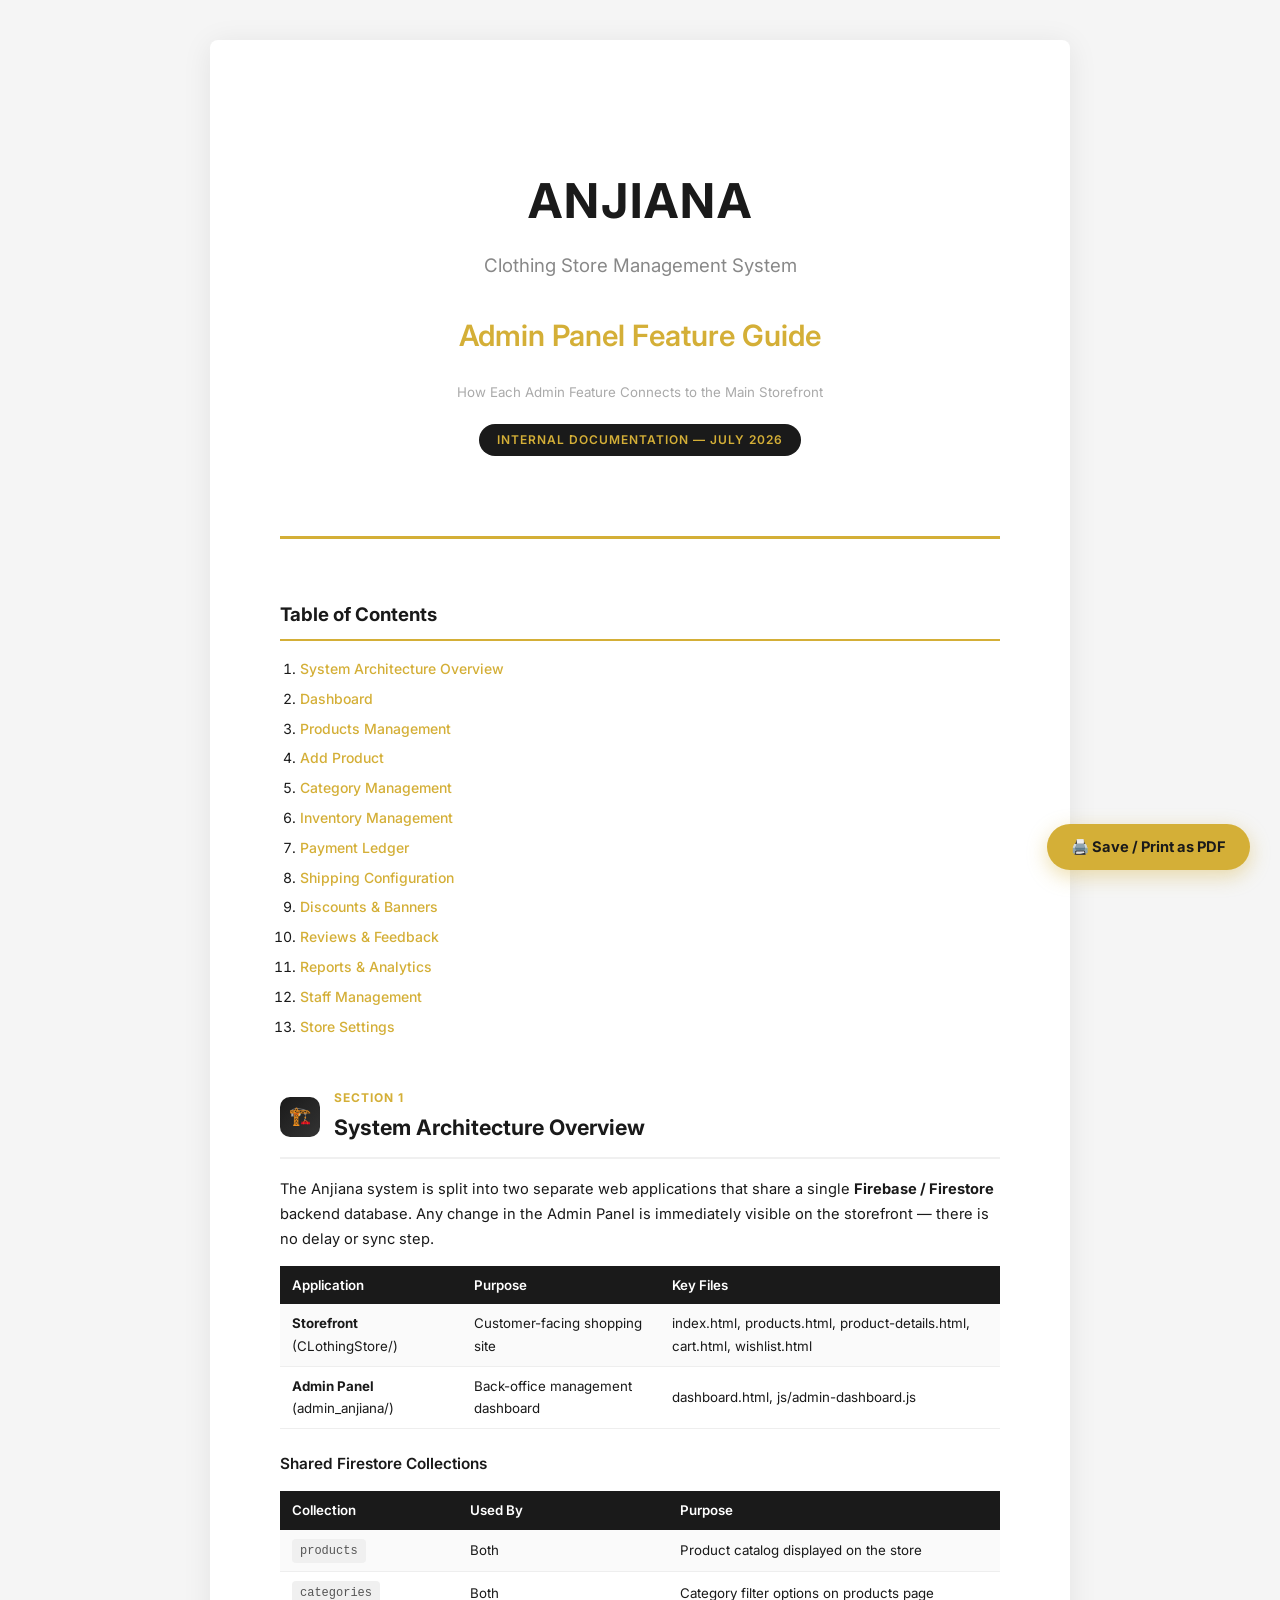
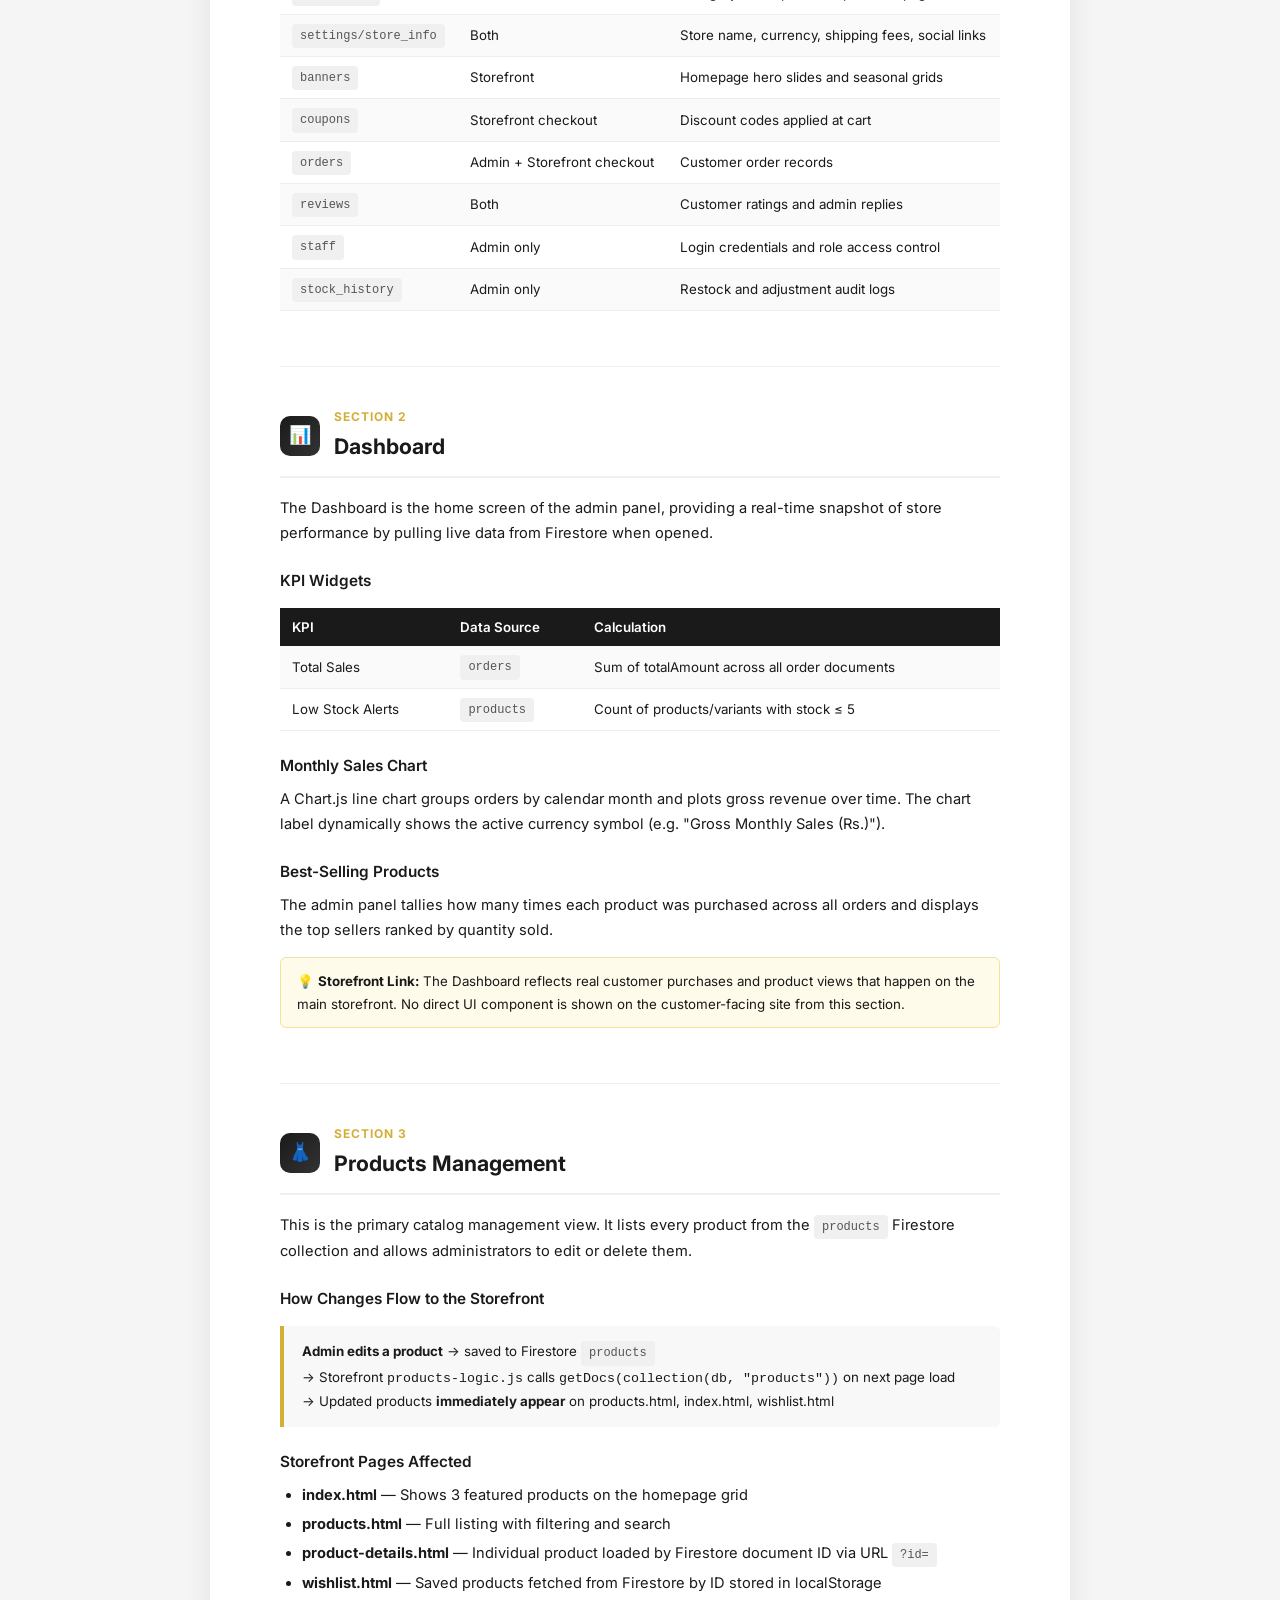
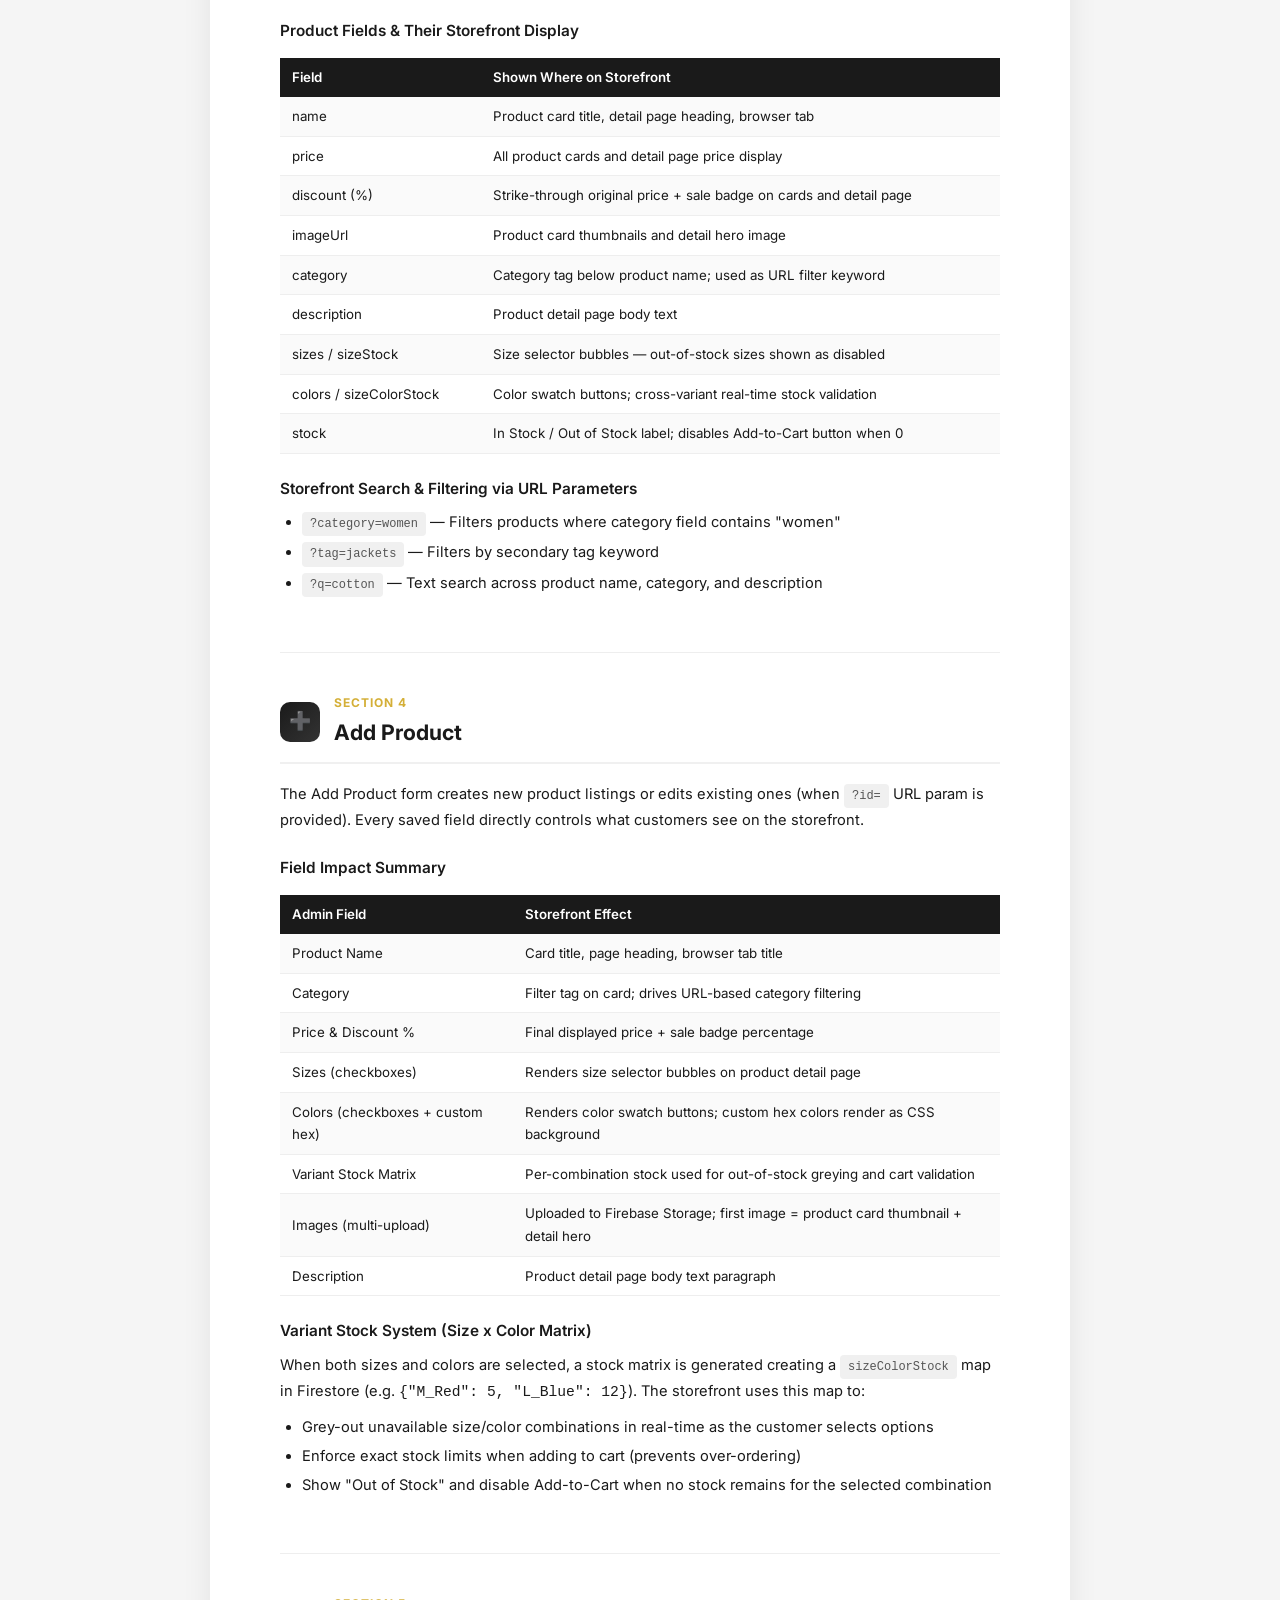
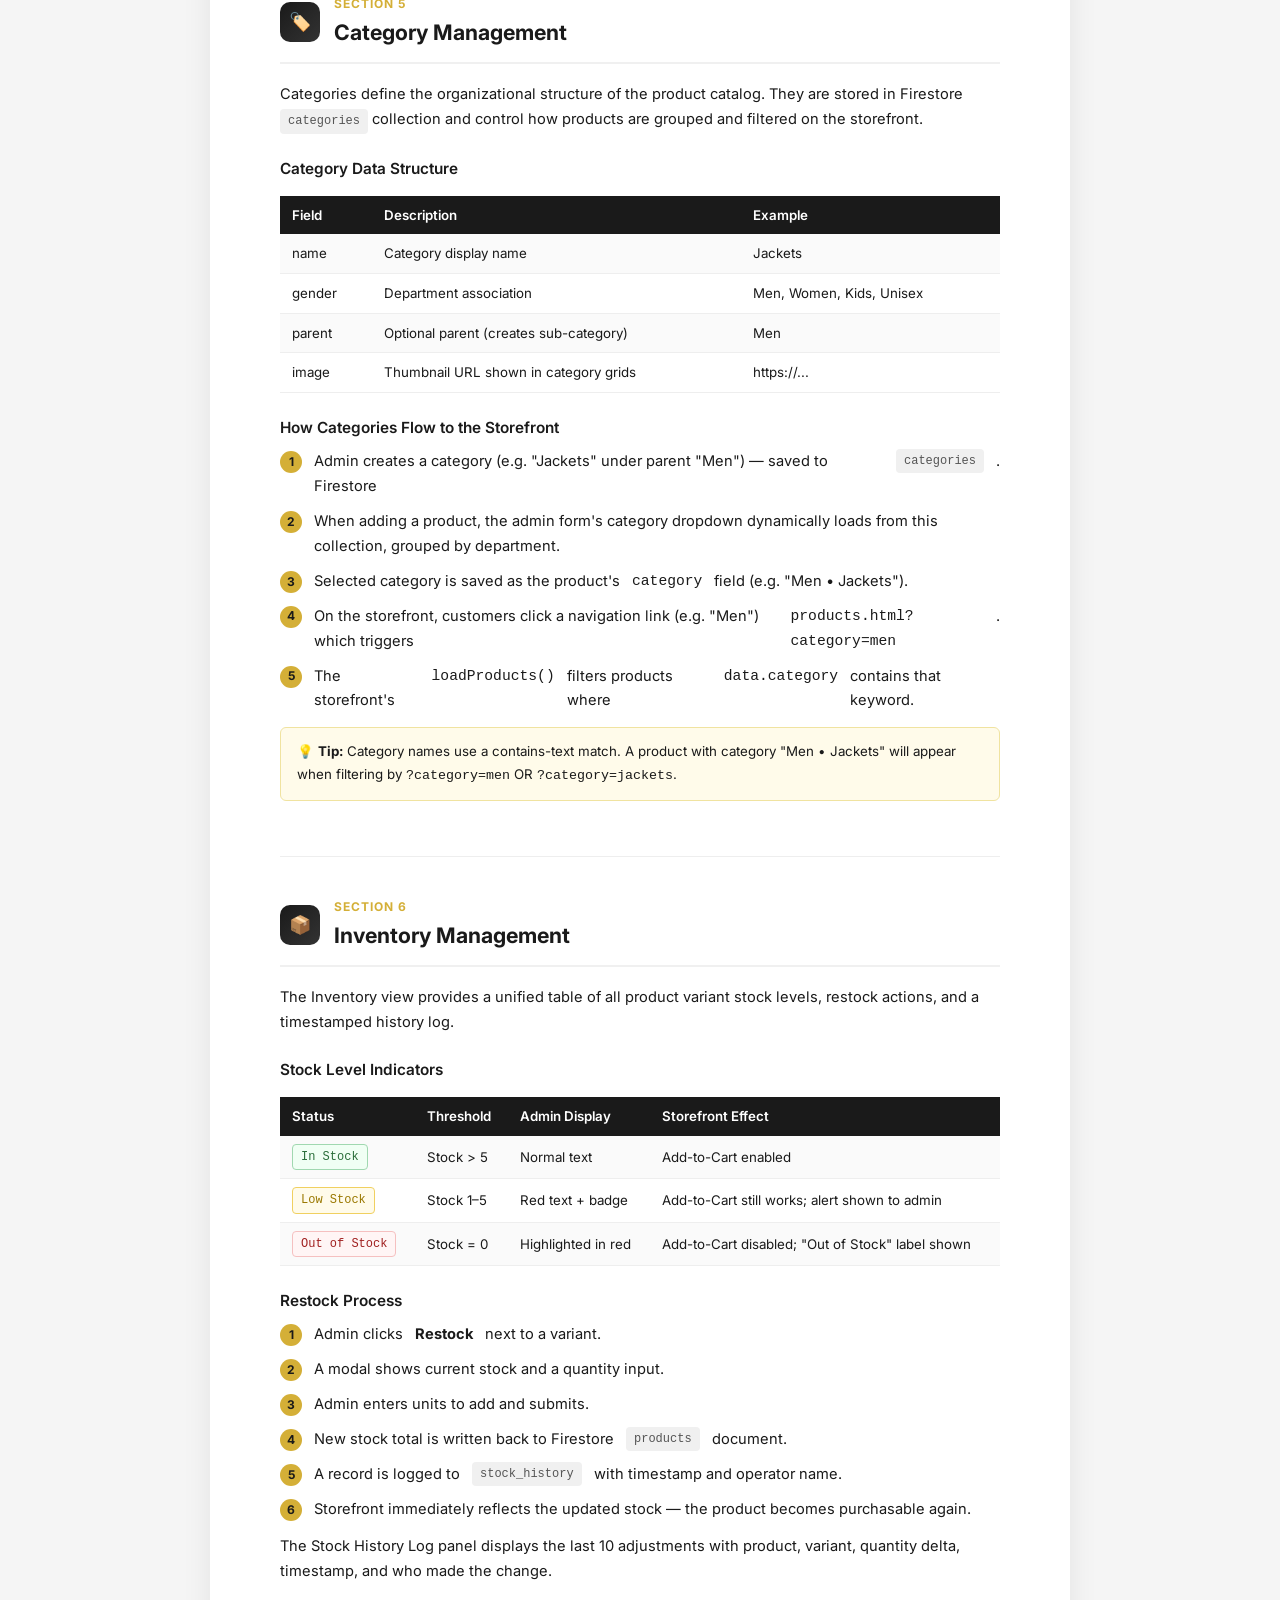
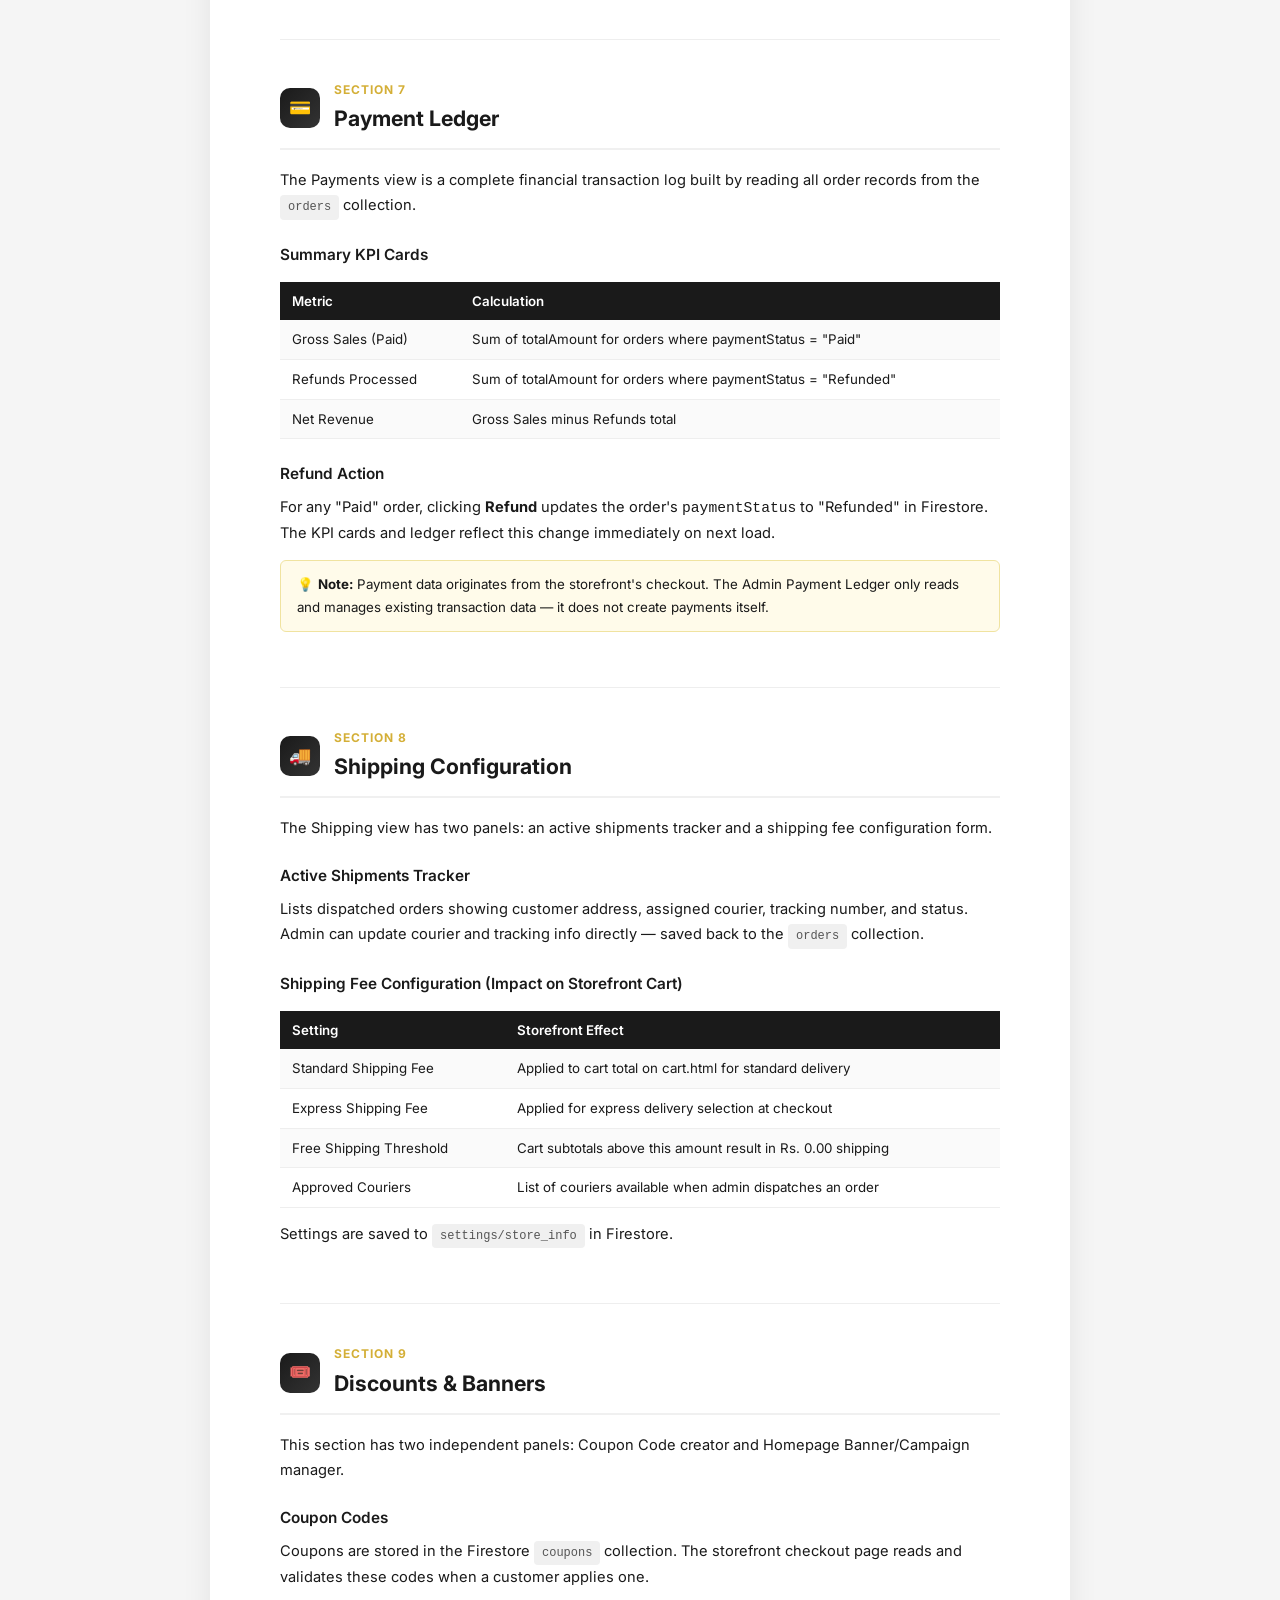
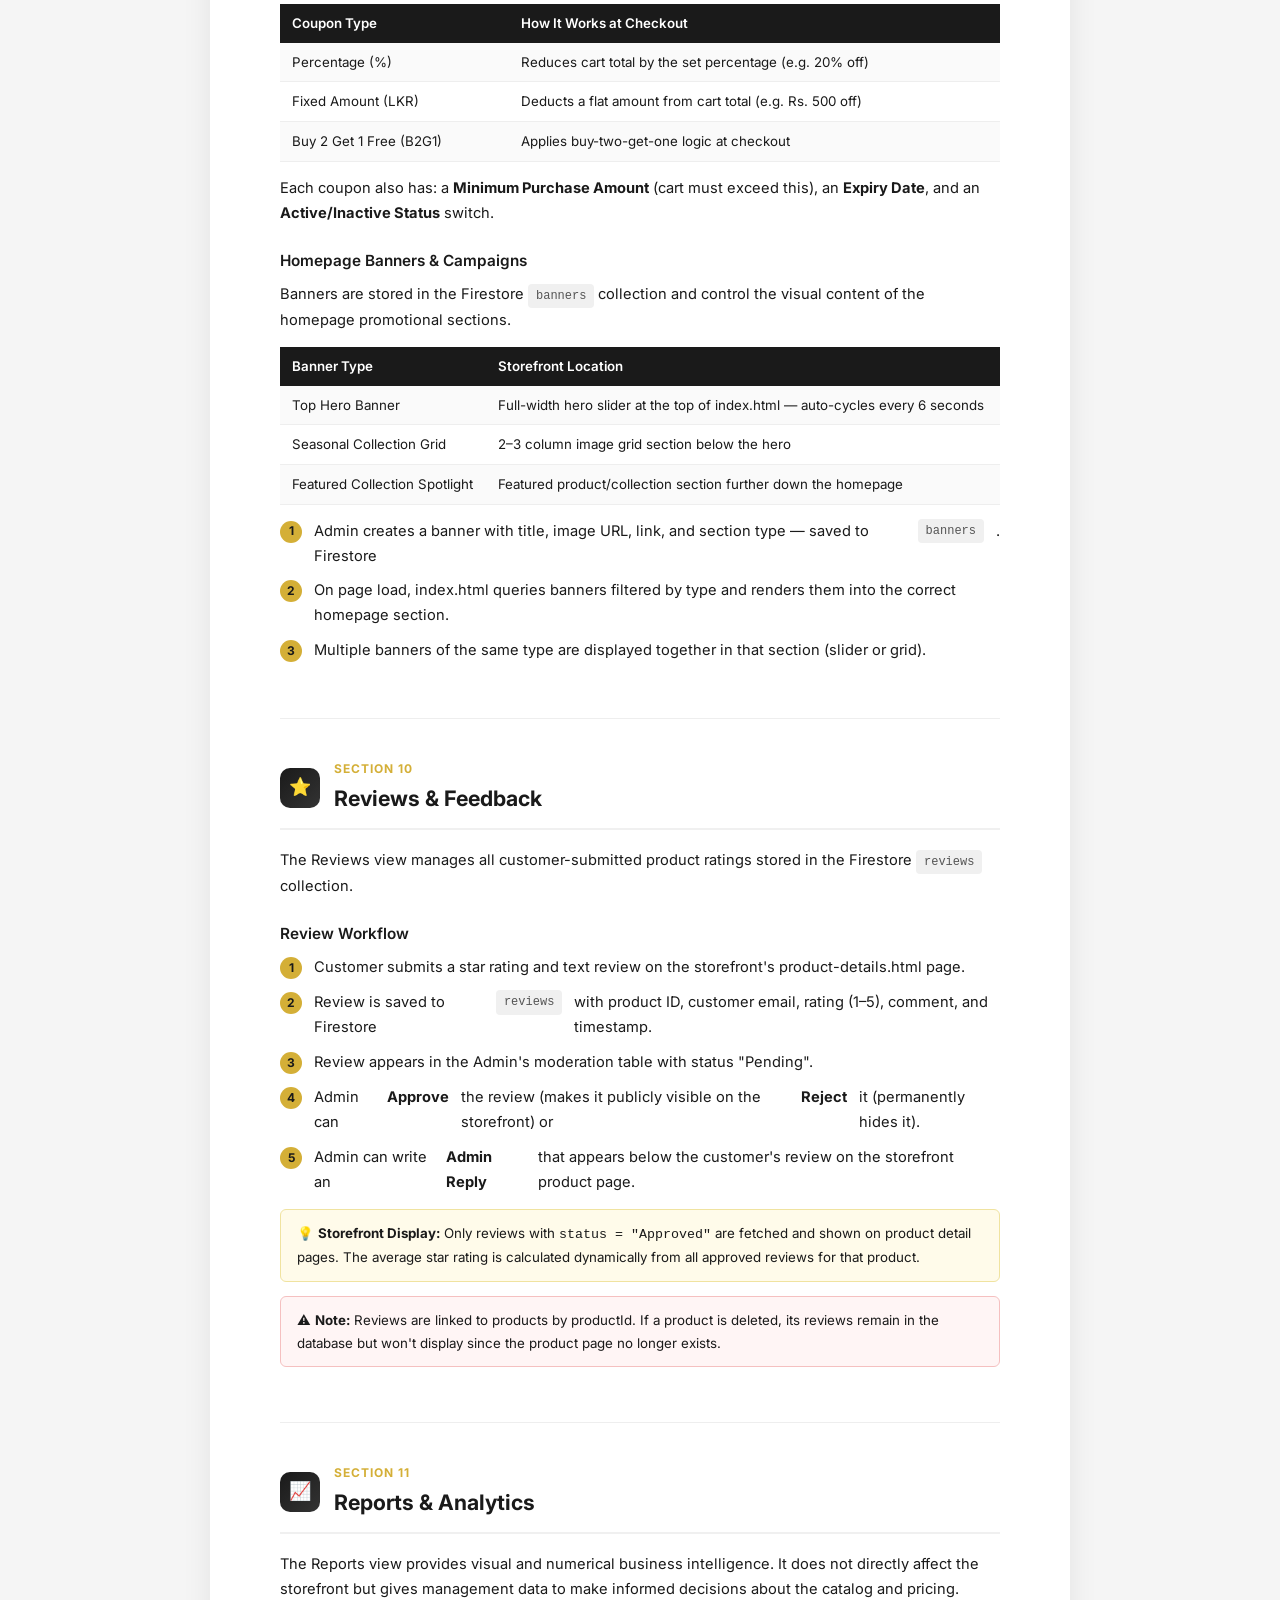
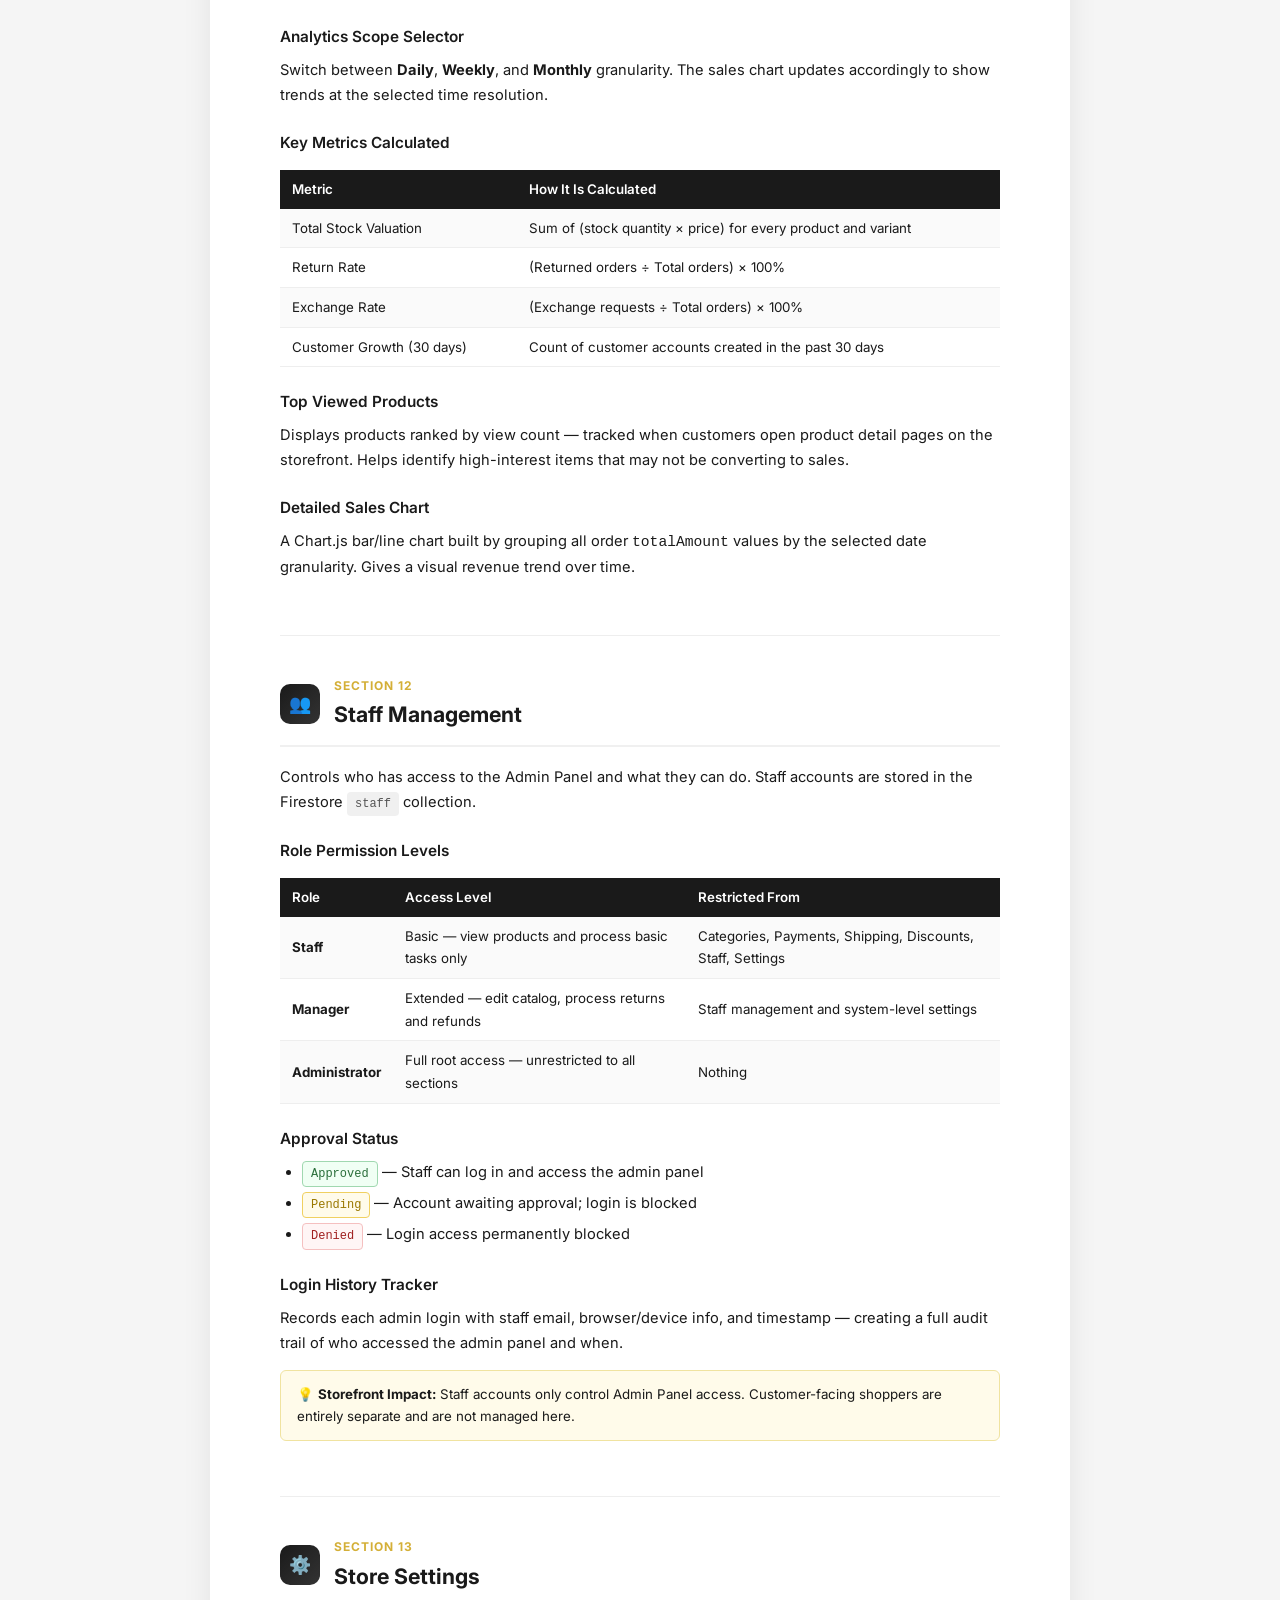
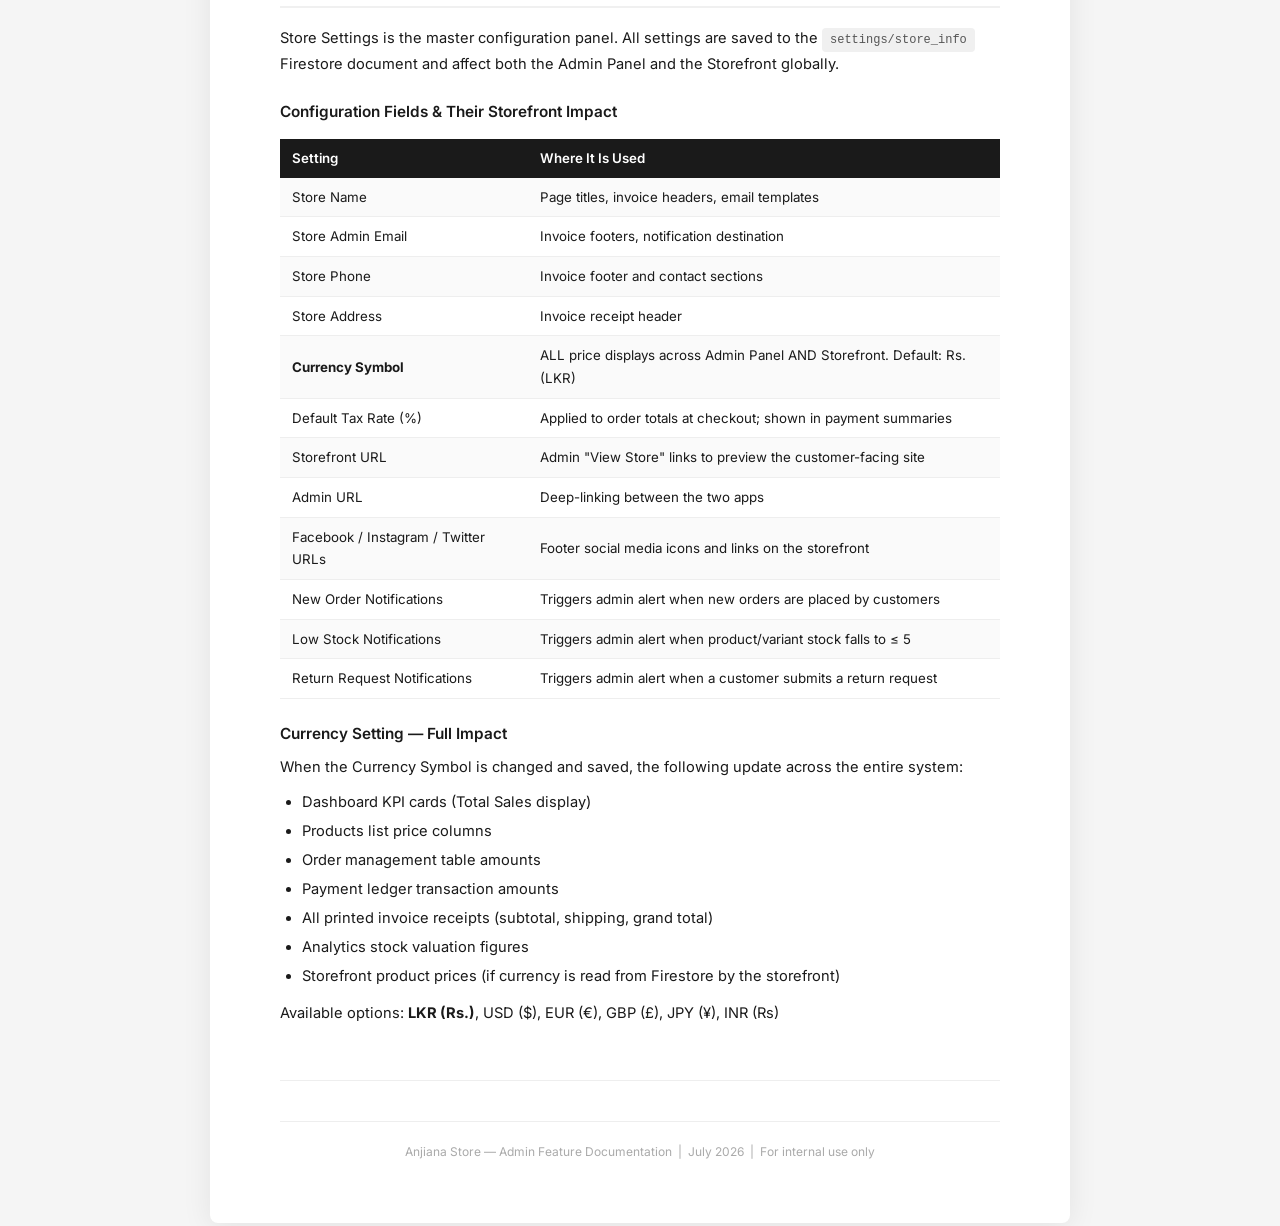
<file: Anjiana_Admin_Feature_Guide.html>
<!DOCTYPE html>
<html lang="en">
<head>
  <meta charset="UTF-8">
  <meta name="viewport" content="width=device-width, initial-scale=1.0">
  <title>Anjiana Admin Panel – Feature Guide</title>
  <style>
    @import url('https://fonts.googleapis.com/css2?family=Inter:wght@400;500;600;700&display=swap');

    * { box-sizing: border-box; margin: 0; padding: 0; }
    body { font-family: 'Inter', Arial, sans-serif; font-size: 11pt; line-height: 1.7; color: #1a1a1a; background: #f5f5f5; }
    .page-wrapper { max-width: 860px; margin: 40px auto; background: #fff; padding: 60px 70px; box-shadow: 0 4px 30px rgba(0,0,0,0.08); border-radius: 8px; }
    .cover { text-align: center; padding: 60px 0 80px; border-bottom: 3px solid #D4AF37; margin-bottom: 60px; }
    .cover .logo { font-size: 36pt; font-weight: 700; color: #1a1a1a; letter-spacing: 2px; }
    .cover .subtitle { font-size: 14pt; color: #888; margin-top: 8px; }
    .cover .doc-title { font-size: 22pt; font-weight: 600; color: #D4AF37; margin-top: 30px; }
    .cover .doc-meta { font-size: 10pt; color: #aaa; margin-top: 20px; }
    .cover .badge { display: inline-block; margin-top: 20px; background: #1a1a1a; color: #D4AF37; padding: 6px 18px; border-radius: 20px; font-size: 9pt; font-weight: 600; letter-spacing: 1px; }
    .toc { margin-bottom: 50px; }
    .toc h2 { font-size: 14pt; color: #1a1a1a; margin-bottom: 16px; padding-bottom: 8px; border-bottom: 2px solid #D4AF37; }
    .toc ol { padding-left: 20px; }
    .toc li { margin-bottom: 6px; font-size: 10.5pt; }
    .toc a { color: #D4AF37; text-decoration: none; font-weight: 500; }
    .feature-section { margin-bottom: 55px; page-break-inside: avoid; }
    .section-header { display: flex; align-items: center; gap: 14px; margin-bottom: 18px; padding-bottom: 12px; border-bottom: 2px solid #f0f0f0; }
    .section-icon { width: 40px; height: 40px; background: linear-gradient(135deg, #1a1a1a, #333); border-radius: 10px; display: flex; align-items: center; justify-content: center; font-size: 18px; flex-shrink: 0; }
    .section-number { font-size: 9pt; color: #D4AF37; font-weight: 700; letter-spacing: 1px; }
    .section-title { font-size: 16pt; font-weight: 700; color: #1a1a1a; }
    h3 { font-size: 11.5pt; font-weight: 600; color: #1a1a1a; margin: 22px 0 8px; }
    h4 { font-size: 10.5pt; font-weight: 600; color: #444; margin: 16px 0 6px; }
    p { margin-bottom: 10px; }
    ul, ol { padding-left: 22px; margin-bottom: 12px; }
    li { margin-bottom: 4px; }
    .flow-box { background: #f8f8f8; border-left: 4px solid #D4AF37; padding: 14px 18px; border-radius: 0 6px 6px 0; margin: 14px 0; font-size: 10pt; }
    .info-box { background: #fffbea; border: 1px solid #f0e3a0; border-radius: 6px; padding: 12px 16px; margin: 14px 0; font-size: 10pt; }
    .warning-box { background: #fff5f5; border: 1px solid #f5c0c0; border-radius: 6px; padding: 12px 16px; margin: 14px 0; font-size: 10pt; }
    .data-table { width: 100%; border-collapse: collapse; margin: 14px 0; font-size: 10pt; }
    .data-table th { background: #1a1a1a; color: #fff; padding: 8px 12px; text-align: left; font-weight: 600; }
    .data-table td { padding: 8px 12px; border-bottom: 1px solid #eee; }
    .data-table tr:nth-child(even) td { background: #fafafa; }
    .tag { display: inline-block; background: #f0f0f0; color: #555; padding: 2px 8px; border-radius: 4px; font-size: 9pt; font-family: monospace; }
    .tag.gold { background: #fffbea; color: #9a7800; border: 1px solid #f0d060; }
    .tag.green { background: #f0fff4; color: #2a6e3a; border: 1px solid #a0d8b0; }
    .tag.red { background: #fff5f5; color: #a02020; border: 1px solid #f5c0c0; }
    .step-list { counter-reset: step; list-style: none; padding-left: 0; }
    .step-list li { counter-increment: step; display: flex; gap: 12px; margin-bottom: 10px; align-items: flex-start; }
    .step-list li::before { content: counter(step); background: #D4AF37; color: #1a1a1a; font-weight: 700; font-size: 9pt; width: 22px; height: 22px; border-radius: 50%; display: flex; align-items: center; justify-content: center; flex-shrink: 0; margin-top: 2px; }
    .print-btn { position: fixed; bottom: 30px; right: 30px; background: #D4AF37; color: #1a1a1a; border: none; padding: 14px 24px; border-radius: 30px; font-weight: 700; font-size: 11pt; cursor: pointer; box-shadow: 0 6px 20px rgba(212,175,55,0.4); font-family: 'Inter', sans-serif; transition: all 0.2s; }
    .print-btn:hover { transform: translateY(-2px); box-shadow: 0 10px 25px rgba(212,175,55,0.5); }
    hr.section-divider { border: none; border-top: 1px solid #eee; margin: 40px 0; }
    @media print { body { background: #fff; } .page-wrapper { box-shadow: none; margin: 0; padding: 30px 40px; max-width: 100%; border-radius: 0; } .print-btn { display: none; } }
  </style>
</head>
<body>
<div class="page-wrapper">

  <div class="cover">
    <div class="logo">ANJIANA</div>
    <div class="subtitle">Clothing Store Management System</div>
    <div class="doc-title">Admin Panel Feature Guide</div>
    <div class="doc-meta">How Each Admin Feature Connects to the Main Storefront</div>
    <div class="badge">INTERNAL DOCUMENTATION — JULY 2026</div>
  </div>

  <div class="toc">
    <h2>Table of Contents</h2>
    <ol>
      <li><a href="#overview">System Architecture Overview</a></li>
      <li><a href="#dashboard">Dashboard</a></li>
      <li><a href="#products">Products Management</a></li>
      <li><a href="#add-product">Add Product</a></li>
      <li><a href="#categories">Category Management</a></li>
      <li><a href="#inventory">Inventory Management</a></li>
      <li><a href="#payments">Payment Ledger</a></li>
      <li><a href="#shipping">Shipping Configuration</a></li>
      <li><a href="#discounts">Discounts &amp; Banners</a></li>
      <li><a href="#reviews">Reviews &amp; Feedback</a></li>
      <li><a href="#reports">Reports &amp; Analytics</a></li>
      <li><a href="#staff">Staff Management</a></li>
      <li><a href="#settings">Store Settings</a></li>
    </ol>
  </div>

  <!-- SECTION 1 -->
  <div class="feature-section" id="overview">
    <div class="section-header">
      <div class="section-icon">🏗️</div>
      <div><div class="section-number">SECTION 1</div><div class="section-title">System Architecture Overview</div></div>
    </div>
    <p>The Anjiana system is split into two separate web applications that share a single <strong>Firebase / Firestore</strong> backend database. Any change in the Admin Panel is immediately visible on the storefront — there is no delay or sync step.</p>
    <table class="data-table">
      <tr><th>Application</th><th>Purpose</th><th>Key Files</th></tr>
      <tr><td><strong>Storefront</strong> (CLothingStore/)</td><td>Customer-facing shopping site</td><td>index.html, products.html, product-details.html, cart.html, wishlist.html</td></tr>
      <tr><td><strong>Admin Panel</strong> (admin_anjiana/)</td><td>Back-office management dashboard</td><td>dashboard.html, js/admin-dashboard.js</td></tr>
    </table>
    <h3>Shared Firestore Collections</h3>
    <table class="data-table">
      <tr><th>Collection</th><th>Used By</th><th>Purpose</th></tr>
      <tr><td><span class="tag">products</span></td><td>Both</td><td>Product catalog displayed on the store</td></tr>
      <tr><td><span class="tag">categories</span></td><td>Both</td><td>Category filter options on products page</td></tr>
      <tr><td><span class="tag">settings/store_info</span></td><td>Both</td><td>Store name, currency, shipping fees, social links</td></tr>
      <tr><td><span class="tag">banners</span></td><td>Storefront</td><td>Homepage hero slides and seasonal grids</td></tr>
      <tr><td><span class="tag">coupons</span></td><td>Storefront checkout</td><td>Discount codes applied at cart</td></tr>
      <tr><td><span class="tag">orders</span></td><td>Admin + Storefront checkout</td><td>Customer order records</td></tr>
      <tr><td><span class="tag">reviews</span></td><td>Both</td><td>Customer ratings and admin replies</td></tr>
      <tr><td><span class="tag">staff</span></td><td>Admin only</td><td>Login credentials and role access control</td></tr>
      <tr><td><span class="tag">stock_history</span></td><td>Admin only</td><td>Restock and adjustment audit logs</td></tr>
    </table>
  </div>

  <hr class="section-divider">

  <!-- SECTION 2 -->
  <div class="feature-section" id="dashboard">
    <div class="section-header">
      <div class="section-icon">📊</div>
      <div><div class="section-number">SECTION 2</div><div class="section-title">Dashboard</div></div>
    </div>
    <p>The Dashboard is the home screen of the admin panel, providing a real-time snapshot of store performance by pulling live data from Firestore when opened.</p>
    <h3>KPI Widgets</h3>
    <table class="data-table">
      <tr><th>KPI</th><th>Data Source</th><th>Calculation</th></tr>
      <tr><td>Total Sales</td><td><span class="tag">orders</span></td><td>Sum of totalAmount across all order documents</td></tr>
      <tr><td>Low Stock Alerts</td><td><span class="tag">products</span></td><td>Count of products/variants with stock &le; 5</td></tr>
    </table>
    <h3>Monthly Sales Chart</h3>
    <p>A Chart.js line chart groups orders by calendar month and plots gross revenue over time. The chart label dynamically shows the active currency symbol (e.g. "Gross Monthly Sales (Rs.)").</p>
    <h3>Best-Selling Products</h3>
    <p>The admin panel tallies how many times each product was purchased across all orders and displays the top sellers ranked by quantity sold.</p>
    <div class="info-box">💡 <strong>Storefront Link:</strong> The Dashboard reflects real customer purchases and product views that happen on the main storefront. No direct UI component is shown on the customer-facing site from this section.</div>
  </div>

  <hr class="section-divider">

  <!-- SECTION 3 -->
  <div class="feature-section" id="products">
    <div class="section-header">
      <div class="section-icon">👗</div>
      <div><div class="section-number">SECTION 3</div><div class="section-title">Products Management</div></div>
    </div>
    <p>This is the primary catalog management view. It lists every product from the <span class="tag">products</span> Firestore collection and allows administrators to edit or delete them.</p>
    <h3>How Changes Flow to the Storefront</h3>
    <div class="flow-box">
      <strong>Admin edits a product</strong> → saved to Firestore <span class="tag">products</span><br>
      → Storefront <code>products-logic.js</code> calls <code>getDocs(collection(db, "products"))</code> on next page load<br>
      → Updated products <strong>immediately appear</strong> on products.html, index.html, wishlist.html
    </div>
    <h3>Storefront Pages Affected</h3>
    <ul>
      <li><strong>index.html</strong> — Shows 3 featured products on the homepage grid</li>
      <li><strong>products.html</strong> — Full listing with filtering and search</li>
      <li><strong>product-details.html</strong> — Individual product loaded by Firestore document ID via URL <span class="tag">?id=</span></li>
      <li><strong>wishlist.html</strong> — Saved products fetched from Firestore by ID stored in localStorage</li>
    </ul>
    <h3>Product Fields &amp; Their Storefront Display</h3>
    <table class="data-table">
      <tr><th>Field</th><th>Shown Where on Storefront</th></tr>
      <tr><td>name</td><td>Product card title, detail page heading, browser tab</td></tr>
      <tr><td>price</td><td>All product cards and detail page price display</td></tr>
      <tr><td>discount (%)</td><td>Strike-through original price + sale badge on cards and detail page</td></tr>
      <tr><td>imageUrl</td><td>Product card thumbnails and detail hero image</td></tr>
      <tr><td>category</td><td>Category tag below product name; used as URL filter keyword</td></tr>
      <tr><td>description</td><td>Product detail page body text</td></tr>
      <tr><td>sizes / sizeStock</td><td>Size selector bubbles — out-of-stock sizes shown as disabled</td></tr>
      <tr><td>colors / sizeColorStock</td><td>Color swatch buttons; cross-variant real-time stock validation</td></tr>
      <tr><td>stock</td><td>In Stock / Out of Stock label; disables Add-to-Cart button when 0</td></tr>
    </table>
    <h3>Storefront Search &amp; Filtering via URL Parameters</h3>
    <ul>
      <li><span class="tag">?category=women</span> — Filters products where category field contains "women"</li>
      <li><span class="tag">?tag=jackets</span> — Filters by secondary tag keyword</li>
      <li><span class="tag">?q=cotton</span> — Text search across product name, category, and description</li>
    </ul>
  </div>

  <hr class="section-divider">

  <!-- SECTION 4 -->
  <div class="feature-section" id="add-product">
    <div class="section-header">
      <div class="section-icon">➕</div>
      <div><div class="section-number">SECTION 4</div><div class="section-title">Add Product</div></div>
    </div>
    <p>The Add Product form creates new product listings or edits existing ones (when <span class="tag">?id=</span> URL param is provided). Every saved field directly controls what customers see on the storefront.</p>
    <h3>Field Impact Summary</h3>
    <table class="data-table">
      <tr><th>Admin Field</th><th>Storefront Effect</th></tr>
      <tr><td>Product Name</td><td>Card title, page heading, browser tab title</td></tr>
      <tr><td>Category</td><td>Filter tag on card; drives URL-based category filtering</td></tr>
      <tr><td>Price &amp; Discount %</td><td>Final displayed price + sale badge percentage</td></tr>
      <tr><td>Sizes (checkboxes)</td><td>Renders size selector bubbles on product detail page</td></tr>
      <tr><td>Colors (checkboxes + custom hex)</td><td>Renders color swatch buttons; custom hex colors render as CSS background</td></tr>
      <tr><td>Variant Stock Matrix</td><td>Per-combination stock used for out-of-stock greying and cart validation</td></tr>
      <tr><td>Images (multi-upload)</td><td>Uploaded to Firebase Storage; first image = product card thumbnail + detail hero</td></tr>
      <tr><td>Description</td><td>Product detail page body text paragraph</td></tr>
    </table>
    <h3>Variant Stock System (Size x Color Matrix)</h3>
    <p>When both sizes and colors are selected, a stock matrix is generated creating a <span class="tag">sizeColorStock</span> map in Firestore (e.g. <code>{"M_Red": 5, "L_Blue": 12}</code>). The storefront uses this map to:</p>
    <ul>
      <li>Grey-out unavailable size/color combinations in real-time as the customer selects options</li>
      <li>Enforce exact stock limits when adding to cart (prevents over-ordering)</li>
      <li>Show "Out of Stock" and disable Add-to-Cart when no stock remains for the selected combination</li>
    </ul>
  </div>

  <hr class="section-divider">

  <!-- SECTION 5 -->
  <div class="feature-section" id="categories">
    <div class="section-header">
      <div class="section-icon">🏷️</div>
      <div><div class="section-number">SECTION 5</div><div class="section-title">Category Management</div></div>
    </div>
    <p>Categories define the organizational structure of the product catalog. They are stored in Firestore <span class="tag">categories</span> collection and control how products are grouped and filtered on the storefront.</p>
    <h3>Category Data Structure</h3>
    <table class="data-table">
      <tr><th>Field</th><th>Description</th><th>Example</th></tr>
      <tr><td>name</td><td>Category display name</td><td>Jackets</td></tr>
      <tr><td>gender</td><td>Department association</td><td>Men, Women, Kids, Unisex</td></tr>
      <tr><td>parent</td><td>Optional parent (creates sub-category)</td><td>Men</td></tr>
      <tr><td>image</td><td>Thumbnail URL shown in category grids</td><td>https://...</td></tr>
    </table>
    <h3>How Categories Flow to the Storefront</h3>
    <ol class="step-list">
      <li>Admin creates a category (e.g. "Jackets" under parent "Men") — saved to Firestore <span class="tag">categories</span>.</li>
      <li>When adding a product, the admin form's category dropdown dynamically loads from this collection, grouped by department.</li>
      <li>Selected category is saved as the product's <code>category</code> field (e.g. "Men • Jackets").</li>
      <li>On the storefront, customers click a navigation link (e.g. "Men") which triggers <code>products.html?category=men</code>.</li>
      <li>The storefront's <code>loadProducts()</code> filters products where <code>data.category</code> contains that keyword.</li>
    </ol>
    <div class="info-box">💡 <strong>Tip:</strong> Category names use a contains-text match. A product with category "Men • Jackets" will appear when filtering by <code>?category=men</code> OR <code>?category=jackets</code>.</div>
  </div>

  <hr class="section-divider">

  <!-- SECTION 6 -->
  <div class="feature-section" id="inventory">
    <div class="section-header">
      <div class="section-icon">📦</div>
      <div><div class="section-number">SECTION 6</div><div class="section-title">Inventory Management</div></div>
    </div>
    <p>The Inventory view provides a unified table of all product variant stock levels, restock actions, and a timestamped history log.</p>
    <h3>Stock Level Indicators</h3>
    <table class="data-table">
      <tr><th>Status</th><th>Threshold</th><th>Admin Display</th><th>Storefront Effect</th></tr>
      <tr><td><span class="tag green">In Stock</span></td><td>Stock &gt; 5</td><td>Normal text</td><td>Add-to-Cart enabled</td></tr>
      <tr><td><span class="tag gold">Low Stock</span></td><td>Stock 1–5</td><td>Red text + badge</td><td>Add-to-Cart still works; alert shown to admin</td></tr>
      <tr><td><span class="tag red">Out of Stock</span></td><td>Stock = 0</td><td>Highlighted in red</td><td>Add-to-Cart disabled; "Out of Stock" label shown</td></tr>
    </table>
    <h3>Restock Process</h3>
    <ol class="step-list">
      <li>Admin clicks <strong>Restock</strong> next to a variant.</li>
      <li>A modal shows current stock and a quantity input.</li>
      <li>Admin enters units to add and submits.</li>
      <li>New stock total is written back to Firestore <span class="tag">products</span> document.</li>
      <li>A record is logged to <span class="tag">stock_history</span> with timestamp and operator name.</li>
      <li>Storefront immediately reflects the updated stock — the product becomes purchasable again.</li>
    </ol>
    <p>The Stock History Log panel displays the last 10 adjustments with product, variant, quantity delta, timestamp, and who made the change.</p>
  </div>

  <hr class="section-divider">

  <!-- SECTION 7 -->
  <div class="feature-section" id="payments">
    <div class="section-header">
      <div class="section-icon">💳</div>
      <div><div class="section-number">SECTION 7</div><div class="section-title">Payment Ledger</div></div>
    </div>
    <p>The Payments view is a complete financial transaction log built by reading all order records from the <span class="tag">orders</span> collection.</p>
    <h3>Summary KPI Cards</h3>
    <table class="data-table">
      <tr><th>Metric</th><th>Calculation</th></tr>
      <tr><td>Gross Sales (Paid)</td><td>Sum of totalAmount for orders where paymentStatus = "Paid"</td></tr>
      <tr><td>Refunds Processed</td><td>Sum of totalAmount for orders where paymentStatus = "Refunded"</td></tr>
      <tr><td>Net Revenue</td><td>Gross Sales minus Refunds total</td></tr>
    </table>
    <h3>Refund Action</h3>
    <p>For any "Paid" order, clicking <strong>Refund</strong> updates the order's <code>paymentStatus</code> to "Refunded" in Firestore. The KPI cards and ledger reflect this change immediately on next load.</p>
    <div class="info-box">💡 <strong>Note:</strong> Payment data originates from the storefront's checkout. The Admin Payment Ledger only reads and manages existing transaction data — it does not create payments itself.</div>
  </div>

  <hr class="section-divider">

  <!-- SECTION 8 -->
  <div class="feature-section" id="shipping">
    <div class="section-header">
      <div class="section-icon">🚚</div>
      <div><div class="section-number">SECTION 8</div><div class="section-title">Shipping Configuration</div></div>
    </div>
    <p>The Shipping view has two panels: an active shipments tracker and a shipping fee configuration form.</p>
    <h3>Active Shipments Tracker</h3>
    <p>Lists dispatched orders showing customer address, assigned courier, tracking number, and status. Admin can update courier and tracking info directly — saved back to the <span class="tag">orders</span> collection.</p>
    <h3>Shipping Fee Configuration (Impact on Storefront Cart)</h3>
    <table class="data-table">
      <tr><th>Setting</th><th>Storefront Effect</th></tr>
      <tr><td>Standard Shipping Fee</td><td>Applied to cart total on cart.html for standard delivery</td></tr>
      <tr><td>Express Shipping Fee</td><td>Applied for express delivery selection at checkout</td></tr>
      <tr><td>Free Shipping Threshold</td><td>Cart subtotals above this amount result in Rs. 0.00 shipping</td></tr>
      <tr><td>Approved Couriers</td><td>List of couriers available when admin dispatches an order</td></tr>
    </table>
    <p>Settings are saved to <span class="tag">settings/store_info</span> in Firestore.</p>
  </div>

  <hr class="section-divider">

  <!-- SECTION 9 -->
  <div class="feature-section" id="discounts">
    <div class="section-header">
      <div class="section-icon">🎟️</div>
      <div><div class="section-number">SECTION 9</div><div class="section-title">Discounts &amp; Banners</div></div>
    </div>
    <p>This section has two independent panels: Coupon Code creator and Homepage Banner/Campaign manager.</p>
    <h3>Coupon Codes</h3>
    <p>Coupons are stored in the Firestore <span class="tag">coupons</span> collection. The storefront checkout page reads and validates these codes when a customer applies one.</p>
    <table class="data-table">
      <tr><th>Coupon Type</th><th>How It Works at Checkout</th></tr>
      <tr><td>Percentage (%)</td><td>Reduces cart total by the set percentage (e.g. 20% off)</td></tr>
      <tr><td>Fixed Amount (LKR)</td><td>Deducts a flat amount from cart total (e.g. Rs. 500 off)</td></tr>
      <tr><td>Buy 2 Get 1 Free (B2G1)</td><td>Applies buy-two-get-one logic at checkout</td></tr>
    </table>
    <p>Each coupon also has: a <strong>Minimum Purchase Amount</strong> (cart must exceed this), an <strong>Expiry Date</strong>, and an <strong>Active/Inactive Status</strong> switch.</p>
    <h3>Homepage Banners &amp; Campaigns</h3>
    <p>Banners are stored in the Firestore <span class="tag">banners</span> collection and control the visual content of the homepage promotional sections.</p>
    <table class="data-table">
      <tr><th>Banner Type</th><th>Storefront Location</th></tr>
      <tr><td>Top Hero Banner</td><td>Full-width hero slider at the top of index.html — auto-cycles every 6 seconds</td></tr>
      <tr><td>Seasonal Collection Grid</td><td>2–3 column image grid section below the hero</td></tr>
      <tr><td>Featured Collection Spotlight</td><td>Featured product/collection section further down the homepage</td></tr>
    </table>
    <ol class="step-list">
      <li>Admin creates a banner with title, image URL, link, and section type — saved to Firestore <span class="tag">banners</span>.</li>
      <li>On page load, index.html queries banners filtered by type and renders them into the correct homepage section.</li>
      <li>Multiple banners of the same type are displayed together in that section (slider or grid).</li>
    </ol>
  </div>

  <hr class="section-divider">

  <!-- SECTION 10 -->
  <div class="feature-section" id="reviews">
    <div class="section-header">
      <div class="section-icon">⭐</div>
      <div><div class="section-number">SECTION 10</div><div class="section-title">Reviews &amp; Feedback</div></div>
    </div>
    <p>The Reviews view manages all customer-submitted product ratings stored in the Firestore <span class="tag">reviews</span> collection.</p>
    <h3>Review Workflow</h3>
    <ol class="step-list">
      <li>Customer submits a star rating and text review on the storefront's product-details.html page.</li>
      <li>Review is saved to Firestore <span class="tag">reviews</span> with product ID, customer email, rating (1–5), comment, and timestamp.</li>
      <li>Review appears in the Admin's moderation table with status "Pending".</li>
      <li>Admin can <strong>Approve</strong> the review (makes it publicly visible on the storefront) or <strong>Reject</strong> it (permanently hides it).</li>
      <li>Admin can write an <strong>Admin Reply</strong> that appears below the customer's review on the storefront product page.</li>
    </ol>
    <div class="info-box">💡 <strong>Storefront Display:</strong> Only reviews with <code>status = "Approved"</code> are fetched and shown on product detail pages. The average star rating is calculated dynamically from all approved reviews for that product.</div>
    <div class="warning-box">⚠️ <strong>Note:</strong> Reviews are linked to products by productId. If a product is deleted, its reviews remain in the database but won't display since the product page no longer exists.</div>
  </div>

  <hr class="section-divider">

  <!-- SECTION 11 -->
  <div class="feature-section" id="reports">
    <div class="section-header">
      <div class="section-icon">📈</div>
      <div><div class="section-number">SECTION 11</div><div class="section-title">Reports &amp; Analytics</div></div>
    </div>
    <p>The Reports view provides visual and numerical business intelligence. It does not directly affect the storefront but gives management data to make informed decisions about the catalog and pricing.</p>
    <h3>Analytics Scope Selector</h3>
    <p>Switch between <strong>Daily</strong>, <strong>Weekly</strong>, and <strong>Monthly</strong> granularity. The sales chart updates accordingly to show trends at the selected time resolution.</p>
    <h3>Key Metrics Calculated</h3>
    <table class="data-table">
      <tr><th>Metric</th><th>How It Is Calculated</th></tr>
      <tr><td>Total Stock Valuation</td><td>Sum of (stock quantity × price) for every product and variant</td></tr>
      <tr><td>Return Rate</td><td>(Returned orders ÷ Total orders) × 100%</td></tr>
      <tr><td>Exchange Rate</td><td>(Exchange requests ÷ Total orders) × 100%</td></tr>
      <tr><td>Customer Growth (30 days)</td><td>Count of customer accounts created in the past 30 days</td></tr>
    </table>
    <h3>Top Viewed Products</h3>
    <p>Displays products ranked by view count — tracked when customers open product detail pages on the storefront. Helps identify high-interest items that may not be converting to sales.</p>
    <h3>Detailed Sales Chart</h3>
    <p>A Chart.js bar/line chart built by grouping all order <code>totalAmount</code> values by the selected date granularity. Gives a visual revenue trend over time.</p>
  </div>

  <hr class="section-divider">

  <!-- SECTION 12 -->
  <div class="feature-section" id="staff">
    <div class="section-header">
      <div class="section-icon">👥</div>
      <div><div class="section-number">SECTION 12</div><div class="section-title">Staff Management</div></div>
    </div>
    <p>Controls who has access to the Admin Panel and what they can do. Staff accounts are stored in the Firestore <span class="tag">staff</span> collection.</p>
    <h3>Role Permission Levels</h3>
    <table class="data-table">
      <tr><th>Role</th><th>Access Level</th><th>Restricted From</th></tr>
      <tr><td><strong>Staff</strong></td><td>Basic — view products and process basic tasks only</td><td>Categories, Payments, Shipping, Discounts, Staff, Settings</td></tr>
      <tr><td><strong>Manager</strong></td><td>Extended — edit catalog, process returns and refunds</td><td>Staff management and system-level settings</td></tr>
      <tr><td><strong>Administrator</strong></td><td>Full root access — unrestricted to all sections</td><td>Nothing</td></tr>
    </table>
    <h3>Approval Status</h3>
    <ul>
      <li><span class="tag green">Approved</span> — Staff can log in and access the admin panel</li>
      <li><span class="tag gold">Pending</span> — Account awaiting approval; login is blocked</li>
      <li><span class="tag red">Denied</span> — Login access permanently blocked</li>
    </ul>
    <h3>Login History Tracker</h3>
    <p>Records each admin login with staff email, browser/device info, and timestamp — creating a full audit trail of who accessed the admin panel and when.</p>
    <div class="info-box">💡 <strong>Storefront Impact:</strong> Staff accounts only control Admin Panel access. Customer-facing shoppers are entirely separate and are not managed here.</div>
  </div>

  <hr class="section-divider">

  <!-- SECTION 13 -->
  <div class="feature-section" id="settings">
    <div class="section-header">
      <div class="section-icon">⚙️</div>
      <div><div class="section-number">SECTION 13</div><div class="section-title">Store Settings</div></div>
    </div>
    <p>Store Settings is the master configuration panel. All settings are saved to the <span class="tag">settings/store_info</span> Firestore document and affect both the Admin Panel and the Storefront globally.</p>
    <h3>Configuration Fields &amp; Their Storefront Impact</h3>
    <table class="data-table">
      <tr><th>Setting</th><th>Where It Is Used</th></tr>
      <tr><td>Store Name</td><td>Page titles, invoice headers, email templates</td></tr>
      <tr><td>Store Admin Email</td><td>Invoice footers, notification destination</td></tr>
      <tr><td>Store Phone</td><td>Invoice footer and contact sections</td></tr>
      <tr><td>Store Address</td><td>Invoice receipt header</td></tr>
      <tr><td><strong>Currency Symbol</strong></td><td>ALL price displays across Admin Panel AND Storefront. Default: Rs. (LKR)</td></tr>
      <tr><td>Default Tax Rate (%)</td><td>Applied to order totals at checkout; shown in payment summaries</td></tr>
      <tr><td>Storefront URL</td><td>Admin "View Store" links to preview the customer-facing site</td></tr>
      <tr><td>Admin URL</td><td>Deep-linking between the two apps</td></tr>
      <tr><td>Facebook / Instagram / Twitter URLs</td><td>Footer social media icons and links on the storefront</td></tr>
      <tr><td>New Order Notifications</td><td>Triggers admin alert when new orders are placed by customers</td></tr>
      <tr><td>Low Stock Notifications</td><td>Triggers admin alert when product/variant stock falls to ≤ 5</td></tr>
      <tr><td>Return Request Notifications</td><td>Triggers admin alert when a customer submits a return request</td></tr>
    </table>
    <h3>Currency Setting — Full Impact</h3>
    <p>When the Currency Symbol is changed and saved, the following update across the entire system:</p>
    <ul>
      <li>Dashboard KPI cards (Total Sales display)</li>
      <li>Products list price columns</li>
      <li>Order management table amounts</li>
      <li>Payment ledger transaction amounts</li>
      <li>All printed invoice receipts (subtotal, shipping, grand total)</li>
      <li>Analytics stock valuation figures</li>
      <li>Storefront product prices (if currency is read from Firestore by the storefront)</li>
    </ul>
    <p>Available options: <strong>LKR (Rs.)</strong>, USD ($), EUR (&euro;), GBP (&pound;), JPY (&yen;), INR (Rs)</p>
  </div>

  <hr class="section-divider">
  <div style="text-align: center; margin-top: 40px; color: #aaa; font-size: 9pt; padding-top: 20px; border-top: 1px solid #eee;">
    Anjiana Store — Admin Feature Documentation &nbsp;|&nbsp; July 2026 &nbsp;|&nbsp; For internal use only
  </div>
</div>

<button class="print-btn" onclick="window.print()">🖨️ Save / Print as PDF</button>
</body>
</html>
</file>
